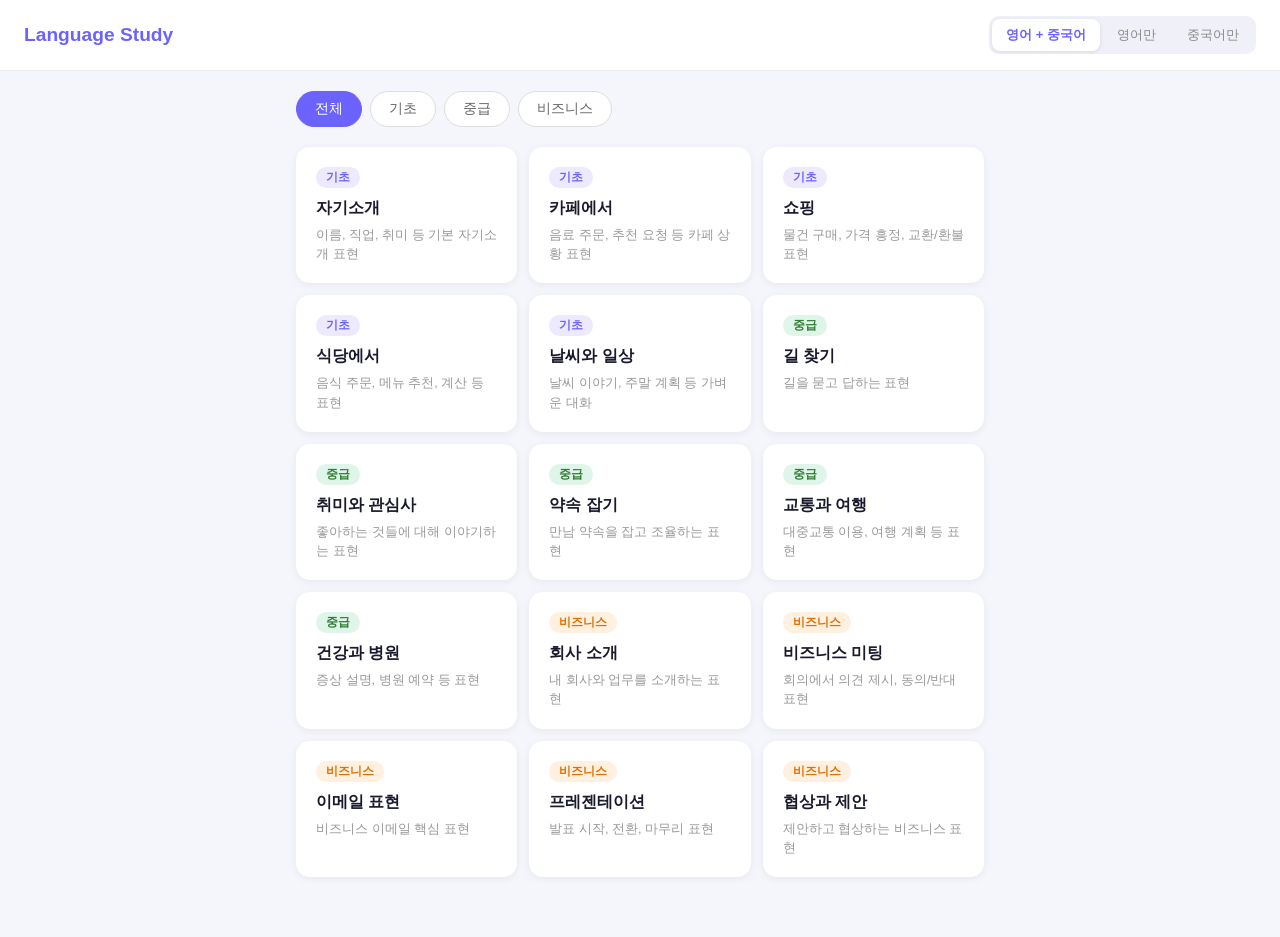
<file: index.html>
<!DOCTYPE html>
<html lang="ko">
<head>
  <meta charset="UTF-8" />
  <meta name="viewport" content="width=device-width, initial-scale=1.0" />
  <title>Language Study</title>
  <link rel="stylesheet" href="style.css" />
</head>
<body>

  <!-- Header -->
  <header>
    <h1>Language Study</h1>
    <div class="lang-toggle">
      <button class="lang-btn active" data-lang="both">영어 + 중국어</button>
      <button class="lang-btn" data-lang="en">영어만</button>
      <button class="lang-btn" data-lang="zh">중국어만</button>
    </div>
  </header>

  <main>
    <!-- Home: 주제 목록 -->
    <div id="homeView">
      <div class="level-filter">
        <button class="filter-btn active" data-level="all">전체</button>
        <button class="filter-btn" data-level="기초">기초</button>
        <button class="filter-btn" data-level="중급">중급</button>
        <button class="filter-btn" data-level="비즈니스">비즈니스</button>
      </div>
      <div class="topic-grid" id="topicGrid"></div>
    </div>

    <!-- Study View -->
    <div id="studyView" class="hidden">
      <div class="study-header">
        <button id="backBtn" class="btn-ghost">← 목록</button>
        <div class="study-title-wrap">
          <h2 id="studyTitle"></h2>
          <span class="badge" id="studyLevel"></span>
        </div>
        <button id="pdfBtn" class="btn-primary">PDF 저장</button>
      </div>

      <!-- 표현 학습 -->
      <div class="card">
        <div class="card-top">
          <h3>핵심 표현</h3>
          <div class="hide-btns" id="hideBtns"></div>
        </div>
        <div class="table-wrap">
          <table id="phraseTable">
            <thead>
              <tr>
                <th>한국어</th>
                <th class="col-en hidden-col">영어</th>
                <th class="col-zh hidden-col">중국어</th>
                <th class="col-py hidden-col">발음 (Pinyin)</th>
              </tr>
            </thead>
            <tbody id="phraseBody"></tbody>
          </table>
        </div>
      </div>

      <!-- 퀴즈 미리보기 -->
      <div class="card">
        <div class="card-top">
          <h3>퀴즈 미리보기</h3>
          <span class="hint">PDF에서 직접 써보세요</span>
        </div>
        <div id="quizPreview"></div>
      </div>
    </div>
  </main>

  <script src="data.js"></script>
  <script src="app.js"></script>
</body>
</html>
</file>
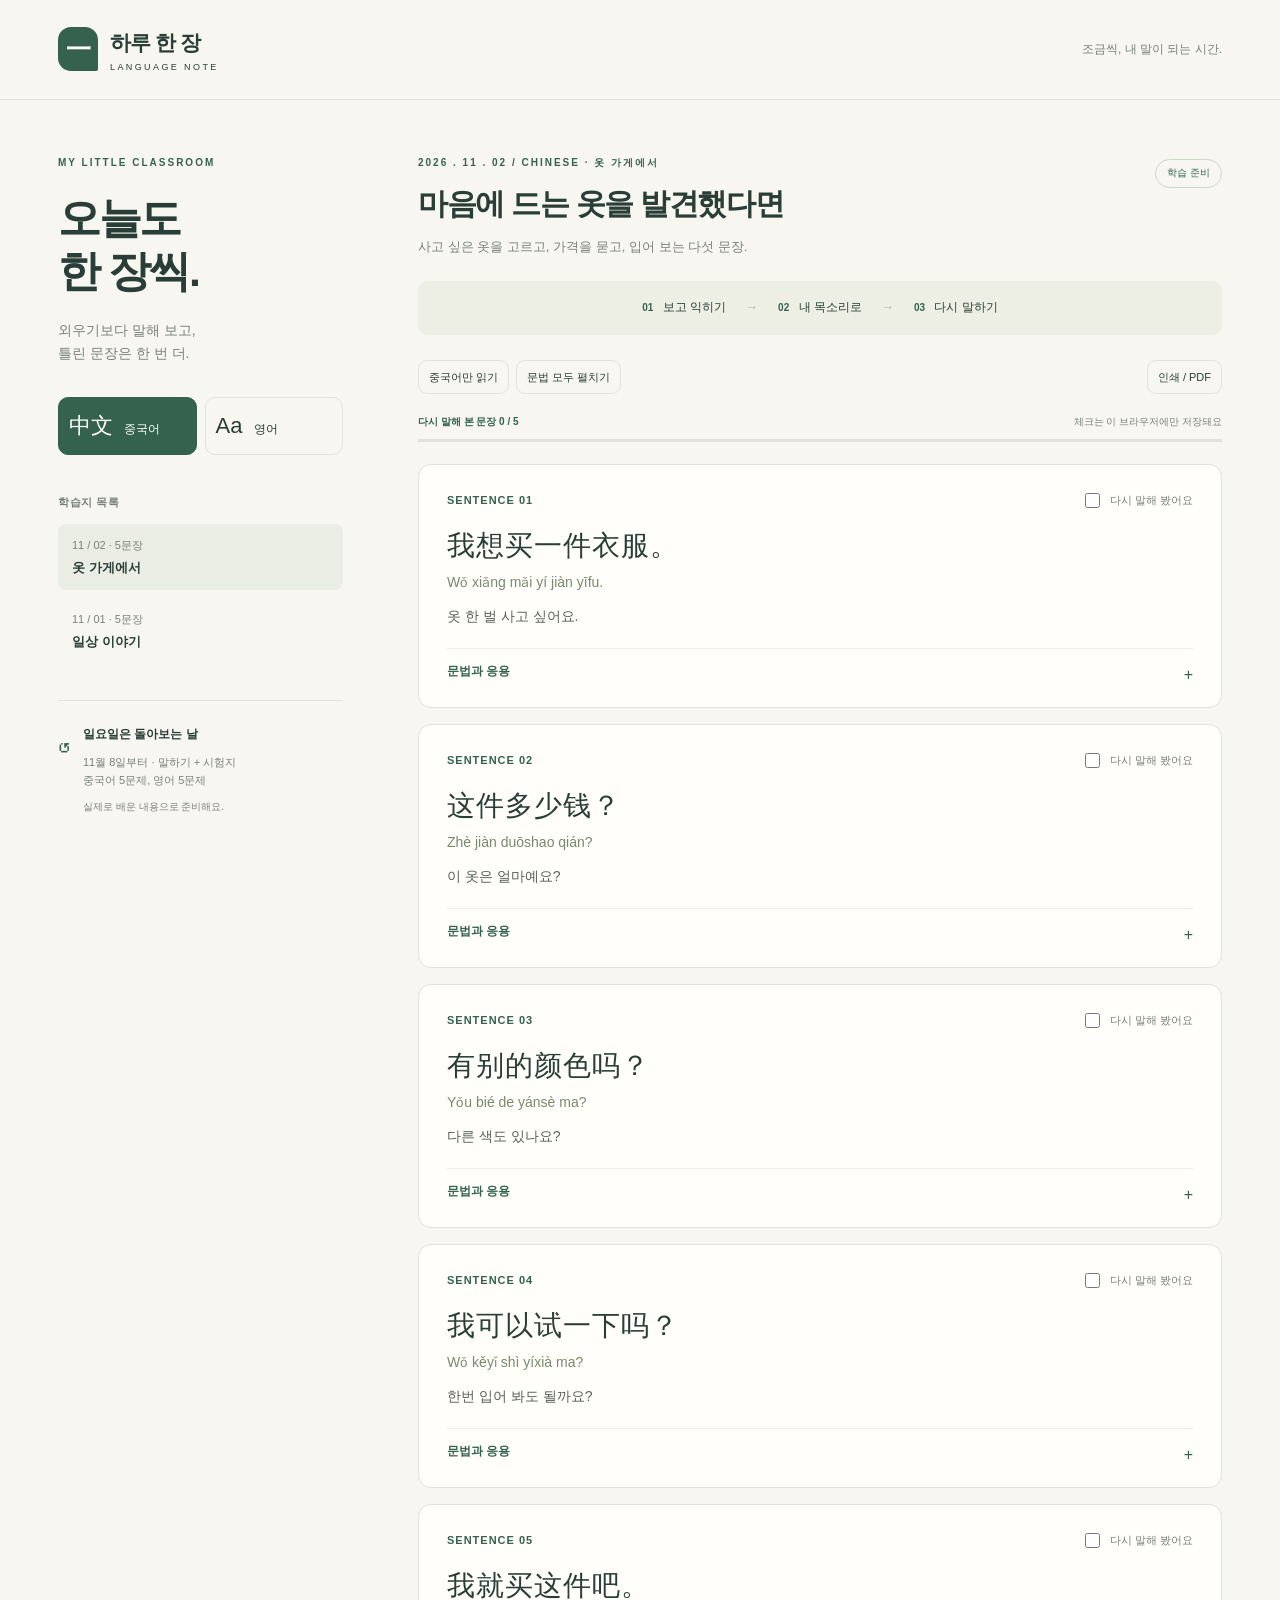
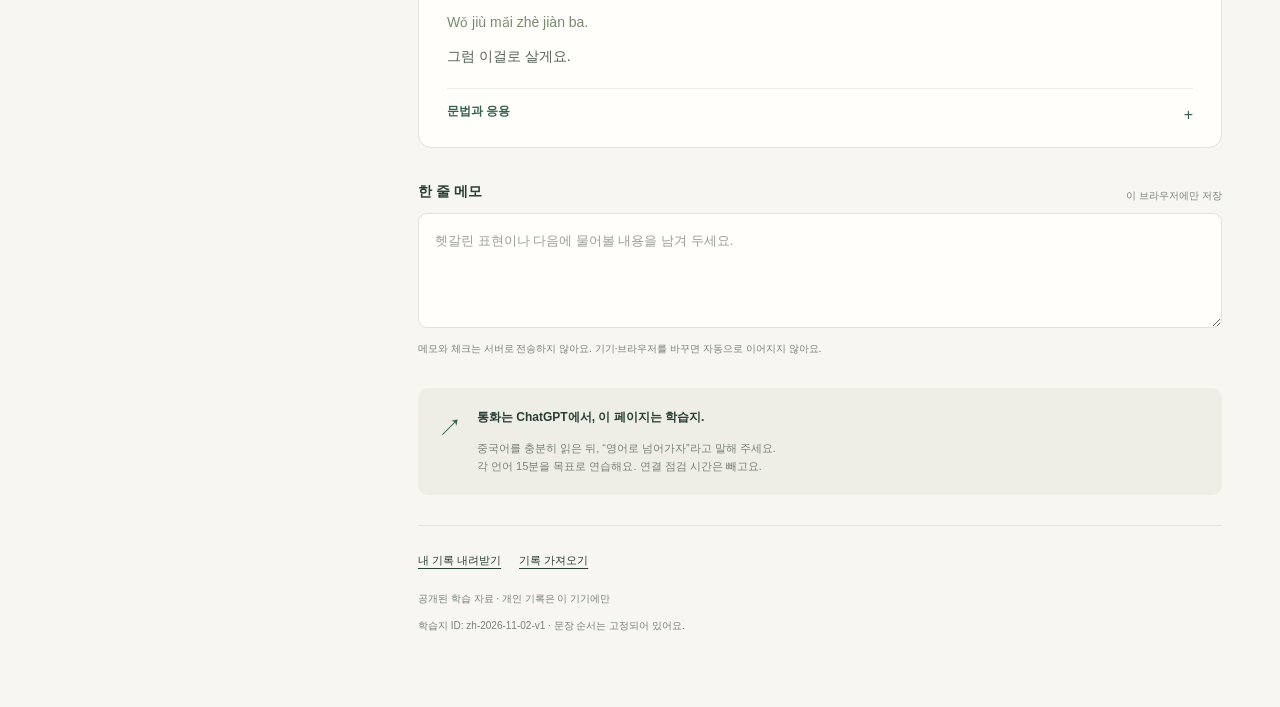
<file: daily/index.html>
<!doctype html>
<html lang="ko">
<head><meta charset="UTF-8"><meta name="viewport" content="width=device-width, initial-scale=1"><meta name="description" content="한 번에 다섯 문장, 중국어와 영어를 내 말로 연습하는 학습 노트."><meta name="robots" content="noindex,nofollow"><title>하루 한 장 · 언어 노트</title><link rel="stylesheet" href="style.css"><script src="app.js" defer></script></head>
<body>
<a class="skip" href="#lesson">학습지로 바로 가기</a>
<header class="topbar"><a class="brand" href="./"><span class="brand-mark" aria-hidden="true">一</span><span>하루 한 장<small>LANGUAGE NOTE</small></span></a><span class="tagline">조금씩, 내 말이 되는 시간.</span></header>
<div class="shell"><aside class="sidebar"><p class="eyebrow">MY LITTLE CLASSROOM</p><h1>오늘도<br>한 장씩.</h1><p class="sidebar-intro">외우기보다 말해 보고,<br>틀린 문장은 한 번 더.</p><nav class="language-tabs" aria-label="학습 언어"><button data-language="zh" aria-pressed="true">中文 <span>중국어</span></button><button data-language="en" aria-pressed="false">Aa <span>영어</span></button></nav><div class="date-heading">학습지 목록</div><nav id="dates" aria-label="날짜별 학습지"></nav><div class="weekly"><span class="weekly-icon" aria-hidden="true">↺</span><div><strong>일요일은 돌아보는 날</strong><p>11월 8일부터 · 말하기 + 시험지<br>중국어 5문제, 영어 5문제</p><small>실제로 배운 내용으로 준비해요.</small></div></div></aside>
<main id="lesson" tabindex="-1"><div id="loading" role="status">학습지를 펼치고 있어요…</div><section id="lesson-content" hidden><div class="lesson-top"><div><p id="lesson-meta" class="eyebrow"></p><h2 id="lesson-title"></h2><p id="lesson-desc" class="intro"></p></div><span id="lesson-status" class="pill"></span></div><div class="routine"><span><b>01</b> 보고 익히기</span><i>→</i><span><b>02</b> 내 목소리로</span><i>→</i><span><b>03</b> 다시 말하기</span></div><div class="toolbar"><div class="mode-controls"><button id="reading" aria-pressed="false">중국어만 읽기</button><button id="grammar-all" aria-pressed="false">문법 모두 펼치기</button></div><button id="print">인쇄 / PDF</button></div><div class="progress-line"><span id="progress-text"></span><span>체크는 이 브라우저에만 저장돼요</span></div><div class="progress-track"><div id="progress-fill"></div></div><div id="cards"></div><section class="notes"><div class="notes-title"><h3>한 줄 메모</h3><span id="save-status" role="status">이 브라우저에만 저장</span></div><label class="sr-only" for="note">이 학습지 메모</label><textarea id="note" maxlength="10000" placeholder="헷갈린 표현이나 다음에 물어볼 내용을 남겨 두세요."></textarea><p>메모와 체크는 서버로 전송하지 않아요. 기기·브라우저를 바꾸면 자동으로 이어지지 않아요.</p></section><section class="call-note"><span aria-hidden="true">↗</span><div><strong>통화는 ChatGPT에서, 이 페이지는 학습지.</strong><p>중국어를 충분히 읽은 뒤, “영어로 넘어가자”라고 말해 주세요.<br>각 언어 15분을 목표로 연습해요. 연결 점검 시간은 빼고요.</p></div></section><footer><div><button id="export">내 기록 내려받기</button><button id="import">기록 가져오기</button><input type="file" id="import-file" accept="application/json,.json" hidden></div><p id="message" role="status"></p><small>공개된 학습 자료 · 개인 기록은 이 기기에만<br><span id="version"></span></small></footer></section></main></div>
</body></html>
</file>
<file: style.css>
* { box-sizing: border-box; margin: 0; padding: 0; }

body {
  font-family: -apple-system, BlinkMacSystemFont, 'Segoe UI', sans-serif;
  background: #f4f6fb;
  color: #1a1a2e;
  min-height: 100vh;
}

/* Header */
header {
  background: #fff;
  border-bottom: 1px solid #eee;
  padding: 16px 24px;
  display: flex;
  align-items: center;
  justify-content: space-between;
  gap: 12px;
  flex-wrap: wrap;
  position: sticky;
  top: 0;
  z-index: 10;
}

header h1 {
  font-size: 1.2rem;
  font-weight: 700;
  color: #6c63ff;
}

.lang-toggle {
  display: flex;
  background: #f0f0f8;
  border-radius: 10px;
  padding: 3px;
  gap: 3px;
}

.lang-btn {
  padding: 7px 14px;
  border: none;
  border-radius: 8px;
  background: transparent;
  font-size: 0.82rem;
  font-weight: 500;
  color: #888;
  cursor: pointer;
  transition: all 0.2s;
  white-space: nowrap;
}

.lang-btn.active {
  background: #fff;
  color: #6c63ff;
  font-weight: 700;
  box-shadow: 0 1px 4px rgba(0,0,0,0.1);
}

/* Main */
main {
  max-width: 720px;
  margin: 0 auto;
  padding: 20px 16px 60px;
}

/* Level Filter */
.level-filter {
  display: flex;
  gap: 8px;
  margin-bottom: 20px;
  flex-wrap: wrap;
}

.filter-btn {
  padding: 8px 18px;
  border: 1.5px solid #ddd;
  border-radius: 20px;
  background: #fff;
  font-size: 0.85rem;
  font-weight: 500;
  color: #666;
  cursor: pointer;
  transition: all 0.2s;
}

.filter-btn.active {
  background: #6c63ff;
  border-color: #6c63ff;
  color: #fff;
}

/* Topic Grid */
.topic-grid {
  display: grid;
  grid-template-columns: repeat(auto-fill, minmax(200px, 1fr));
  gap: 12px;
}

.topic-card {
  background: #fff;
  border-radius: 14px;
  padding: 18px;
  cursor: pointer;
  transition: all 0.2s;
  box-shadow: 0 2px 8px rgba(0,0,0,0.06);
  border: 2px solid transparent;
}

.topic-card:hover {
  border-color: #6c63ff;
  transform: translateY(-2px);
  box-shadow: 0 4px 16px rgba(108,99,255,0.15);
}

.topic-card .badge {
  font-size: 0.72rem;
  margin-bottom: 10px;
  display: inline-block;
}

.topic-card h3 {
  font-size: 1rem;
  font-weight: 700;
  margin-bottom: 6px;
}

.topic-card p {
  font-size: 0.8rem;
  color: #999;
  line-height: 1.5;
}

/* Badge */
.badge {
  padding: 3px 10px;
  border-radius: 20px;
  font-size: 0.75rem;
  font-weight: 600;
  background: #ede9ff;
  color: #6c63ff;
}

.badge.mid { background: #e0f5e9; color: #2e7d32; }
.badge.biz { background: #fff0e0; color: #e07000; }

/* Study Header */
.study-header {
  display: flex;
  align-items: center;
  gap: 12px;
  margin-bottom: 20px;
  flex-wrap: wrap;
}

.study-title-wrap {
  flex: 1;
  display: flex;
  align-items: center;
  gap: 10px;
  flex-wrap: wrap;
}

.study-title-wrap h2 {
  font-size: 1.3rem;
  font-weight: 700;
}

/* Card */
.card {
  background: #fff;
  border-radius: 16px;
  padding: 20px;
  box-shadow: 0 2px 8px rgba(0,0,0,0.06);
  margin-bottom: 16px;
}

.card-top {
  display: flex;
  align-items: center;
  justify-content: space-between;
  margin-bottom: 16px;
  flex-wrap: wrap;
  gap: 10px;
}

.card-top h3 {
  font-size: 1rem;
  font-weight: 700;
}

.hint {
  font-size: 0.8rem;
  color: #aaa;
}

/* Hide Buttons */
.hide-btns {
  display: flex;
  gap: 6px;
  flex-wrap: wrap;
}

.hide-btn {
  padding: 5px 12px;
  border: 1.5px solid #ddd;
  border-radius: 20px;
  background: #fff;
  font-size: 0.78rem;
  color: #666;
  cursor: pointer;
  transition: all 0.2s;
}

.hide-btn.hidden-active {
  background: #f0eeff;
  border-color: #6c63ff;
  color: #6c63ff;
}

/* Table */
.table-wrap { overflow-x: auto; }

table {
  width: 100%;
  border-collapse: collapse;
  font-size: 0.88rem;
}

th {
  padding: 10px 12px;
  text-align: left;
  background: #f8f8fc;
  font-weight: 600;
  color: #555;
  border-bottom: 2px solid #eee;
  white-space: nowrap;
}

td {
  padding: 12px 12px;
  border-bottom: 1px solid #f0f0f0;
  line-height: 1.5;
  vertical-align: top;
}

tr:last-child td { border-bottom: none; }
tr:hover td { background: #fafaff; }

td.ko { font-weight: 600; }
td.en { color: #3b5bdb; }
td.zh { color: #c92a2a; }
td.py { color: #888; font-size: 0.82rem; }

.col-hidden { display: none; }

/* Quiz Preview */
.quiz-item {
  padding: 14px 0;
  border-bottom: 1px solid #f0f0f0;
}

.quiz-item:last-child { border-bottom: none; }

.quiz-num {
  font-size: 0.75rem;
  color: #aaa;
  margin-bottom: 4px;
}

.quiz-ko {
  font-weight: 600;
  font-size: 0.95rem;
}

.quiz-blank {
  margin-top: 8px;
  display: flex;
  flex-direction: column;
  gap: 6px;
}

.blank-row {
  display: flex;
  align-items: center;
  gap: 8px;
}

.blank-label {
  font-size: 0.75rem;
  color: #aaa;
  width: 50px;
  flex-shrink: 0;
}

.blank-line {
  flex: 1;
  border-bottom: 1.5px dashed #ddd;
  height: 20px;
}

/* Buttons */
.btn-primary {
  padding: 10px 20px;
  background: #6c63ff;
  color: #fff;
  border: none;
  border-radius: 10px;
  font-size: 0.9rem;
  font-weight: 600;
  cursor: pointer;
  transition: background 0.2s;
  white-space: nowrap;
}

.btn-primary:hover { background: #574fd6; }

.btn-ghost {
  padding: 10px 14px;
  background: transparent;
  border: 1.5px solid #ddd;
  border-radius: 10px;
  font-size: 0.88rem;
  color: #555;
  cursor: pointer;
  transition: all 0.2s;
  white-space: nowrap;
}

.btn-ghost:hover { border-color: #6c63ff; color: #6c63ff; }

.hidden { display: none !important; }
</file>
<file: daily/style.css>
:root{--paper:#f7f6f0;--ink:#283e36;--muted:#788179;--green:#35624f;--light:#e8eee5;--line:#dfE3d9;--white:#fffefa;--accent:#e7ae79}*{box-sizing:border-box}body{margin:0;background:var(--paper);color:var(--ink);font-family:Inter,-apple-system,BlinkMacSystemFont,"Apple SD Gothic Neo","Noto Sans KR",sans-serif;line-height:1.65}button,a,textarea{font:inherit}button{cursor:pointer;color:inherit}button:focus-visible,a:focus-visible,textarea:focus-visible{outline:3px solid #a5bf81;outline-offset:4px}button{border:1px solid var(--line);background:transparent;border-radius:9px;padding:8px 14px;font-size:13px}button:hover{background:var(--light)}a{color:inherit} .topbar{height:100px;display:flex;align-items:center;justify-content:space-between;max-width:1320px;margin:auto;padding:0 58px;border-bottom:1px solid var(--line)}.brand{text-decoration:none;display:flex;align-items:center;gap:12px;font-size:21px;font-weight:750;letter-spacing:-1px}.brand-mark{display:grid;place-items:center;width:40px;height:44px;background:var(--green);color:white;border-radius:13px 13px 2px 13px;font-size:25px}.brand small{display:block;font-size:9px;letter-spacing:2.4px;line-height:1.4;font-weight:500}.tagline{font-size:12px;color:var(--muted)}.shell{max-width:1320px;margin:auto;display:grid;grid-template-columns:285px minmax(0,1fr);gap:75px;padding:55px 58px 70px}.sidebar h1{font-size:43px;letter-spacing:-2.5px;line-height:1.25;margin:20px 0}.eyebrow{font-size:10px;letter-spacing:2px;font-weight:700;color:var(--green);margin:0}.sidebar-intro{color:var(--muted);font-size:14px;margin-bottom:32px}.language-tabs{display:grid;grid-template-columns:1fr 1fr;gap:8px;margin-bottom:38px}.language-tabs button{font-size:22px;padding:10px;border-radius:10px;text-align:left}.language-tabs span{font-size:12px;margin-left:5px}.language-tabs [aria-pressed=true]{background:var(--green);color:white;border-color:var(--green)}.date-heading{font-size:11px;font-weight:700;color:var(--muted);margin-bottom:12px;letter-spacing:.5px}#dates{display:grid;gap:8px}#dates button{text-align:left;border:0;border-radius:8px;padding:12px 14px}#dates button[aria-current=true]{background:#e9ede3}#dates small{display:block;color:var(--muted);font-size:11px}#dates strong{display:block;font-size:13px;margin-top:3px;font-weight:600}.weekly{border-top:1px solid var(--line);margin-top:35px;padding-top:24px;display:flex;gap:12px;font-size:12px}.weekly-icon{font-size:25px;color:var(--green)}.weekly p{color:var(--muted);font-size:11px;margin:8px 0}.weekly small{font-size:10px;color:var(--muted)}main{min-width:0}.lesson-top{display:flex;justify-content:space-between;gap:16px;align-items:flex-start;margin:0 0 24px}.lesson-top h2{font-size:30px;letter-spacing:-1.3px;line-height:1.35;margin:12px 0}.intro{font-size:13px;color:var(--muted);margin:0}.pill{white-space:nowrap;font-size:10px;color:var(--green);border:1px solid #cdd8c7;border-radius:30px;padding:5px 11px;margin-top:4px}.routine{background:#edeFE5;display:flex;gap:20px;align-items:center;justify-content:center;border-radius:9px;padding:17px;font-size:12px}.routine b{color:var(--green);font-size:10px;margin-right:6px}.routine i{font-style:normal;color:#a3ad9c}.toolbar{display:flex;justify-content:space-between;gap:10px;margin:25px 0 20px}.mode-controls{display:flex;gap:7px}.toolbar button{font-size:11px;padding:7px 10px}.toolbar [aria-pressed=true]{background:var(--light);border-color:var(--green)}.progress-line{display:flex;justify-content:space-between;font-size:10px;color:var(--muted);gap:10px}#progress-text{color:var(--green);font-weight:600}.progress-track{height:3px;background:var(--line);margin:8px 0 22px}#progress-fill{height:100%;background:var(--green);transition:width .2s}.card{background:var(--white);border:1px solid var(--line);border-radius:13px;margin:0 0 16px;padding:25px 28px}.card-heading{display:flex;align-items:center;justify-content:space-between;margin-bottom:14px}.number{font-size:11px;letter-spacing:1px;color:var(--green);font-weight:650}.practice{font-size:11px;color:var(--muted);display:flex;gap:7px;align-items:center;cursor:pointer}.practice input{accent-color:var(--green);width:15px;height:15px}.sentence{font-family:"PingFang SC","Noto Sans CJK SC","Microsoft YaHei",sans-serif;font-size:28px;letter-spacing:1px;line-height:1.5;margin:0}.en .sentence{font-family:Georgia,serif;font-size:24px;letter-spacing:0}.pinyin{color:#78896f;font-size:14px;margin:4px 0 11px}.meaning{font-size:14px;margin:9px 0 0;color:#586058}.grammar{border-top:1px solid #eceee6;margin-top:20px;padding-top:13px;font-size:12px}.grammar summary{cursor:pointer;color:var(--green);list-style:none;font-weight:600}.grammar summary::after{content:'+';float:right;font-size:16px;font-weight:400}.grammar[open] summary::after{content:'−'}.grammar p{color:#606b60;margin-bottom:0}.application{border-left:2px solid #d7dfca;padding-left:13px;margin-top:12px}.application strong{display:block;font-size:10px;letter-spacing:1px;color:var(--green);margin-bottom:4px}.reading-mode .pinyin,.reading-mode .meaning,.reading-mode .grammar{display:none}.reading-mode .sentence{font-size:31px}.notes{margin-top:32px}.notes-title{display:flex;align-items:center;justify-content:space-between}.notes h3{font-size:14px;margin:0 0 10px}.notes-title span{font-size:10px;color:var(--muted)}textarea{width:100%;resize:vertical;min-height:115px;border:1px solid var(--line);border-radius:9px;padding:16px;background:var(--white);font-size:13px;color:var(--ink)}textarea::placeholder{color:#9b9f95}.notes>p{font-size:10px;color:var(--muted);margin:5px 0}.call-note{display:flex;gap:15px;margin:30px 0;background:#eeeee6;border-radius:10px;padding:20px;font-size:12px}.call-note>span{font-size:24px;color:var(--green)}.call-note p{color:var(--muted);font-size:11px;margin-bottom:0}footer{border-top:1px solid var(--line);padding-top:20px}footer button{border:0;padding:0;margin-right:18px;font-size:11px;text-decoration:underline;text-underline-offset:4px}footer small{font-size:10px;color:var(--muted)}#message{font-size:12px;color:var(--green)}.skip{position:absolute;top:-100px;left:10px;padding:10px;background:white;z-index:10}.skip:focus{top:10px}.sr-only{position:absolute;width:1px;height:1px;overflow:hidden;clip:rect(0,0,0,0)}[hidden]{display:none!important}@media(max-width:1000px){.shell{grid-template-columns:220px 1fr;gap:35px;padding:40px 30px}.topbar{padding:0 30px}.sentence{font-size:25px}.lesson-top h2{font-size:26px}.routine{gap:10px}.pill{display:none}}@media(max-width:680px){.topbar{height:78px;padding:0 22px}.tagline{display:none}.brand{font-size:19px}.shell{display:block;padding:27px 20px 45px}.sidebar h1,.sidebar-intro,.sidebar>.eyebrow,.weekly,.date-heading{display:none}.language-tabs{max-width:280px;margin-bottom:16px}.language-tabs button{font-size:19px;padding:8px 13px}#dates{display:flex;gap:8px;overflow:auto;margin:0 -20px 29px;padding:0 20px 10px}#dates button{flex:0 0 auto;border:1px solid var(--line);padding:8px 12px}#dates strong{font-size:11px}.lesson-top h2{font-size:25px}.routine{font-size:10px;gap:8px;padding:13px 6px}.routine b{margin-right:3px;font-size:9px}.toolbar{flex-wrap:wrap;margin:20px 0 15px}.progress-line{font-size:9px}.card{padding:20px 18px}.sentence{font-size:25px;letter-spacing:.4px}.en .sentence{font-size:22px}.pinyin{font-size:13px}.reading-mode .sentence{font-size:27px}.notes-title span{font-size:9px}.call-note{padding:17px}.intro{font-size:12px}.eyebrow{font-size:9px;letter-spacing:1.4px}}@media print{body{background:white;font-size:11pt}.topbar{height:auto;padding:0 0 20px}.tagline,.sidebar,.toolbar,.progress-line,.progress-track,.practice,.notes,.call-note,footer,.skip{display:none!important}.shell{display:block;padding:20px 0}.card{break-inside:avoid;border-radius:0;padding:15px;margin-bottom:12px}.sentence{font-size:23px}.pinyin,.meaning{display:block!important}.grammar{display:block!important}.grammar summary{display:none}.grammar:not([open])>p,.grammar:not([open])>.application{display:block!important}.routine{margin-bottom:18px}.lesson-top{margin-bottom:15px}.pill{display:block}.lesson-top h2{font-size:23px}}
</file>
